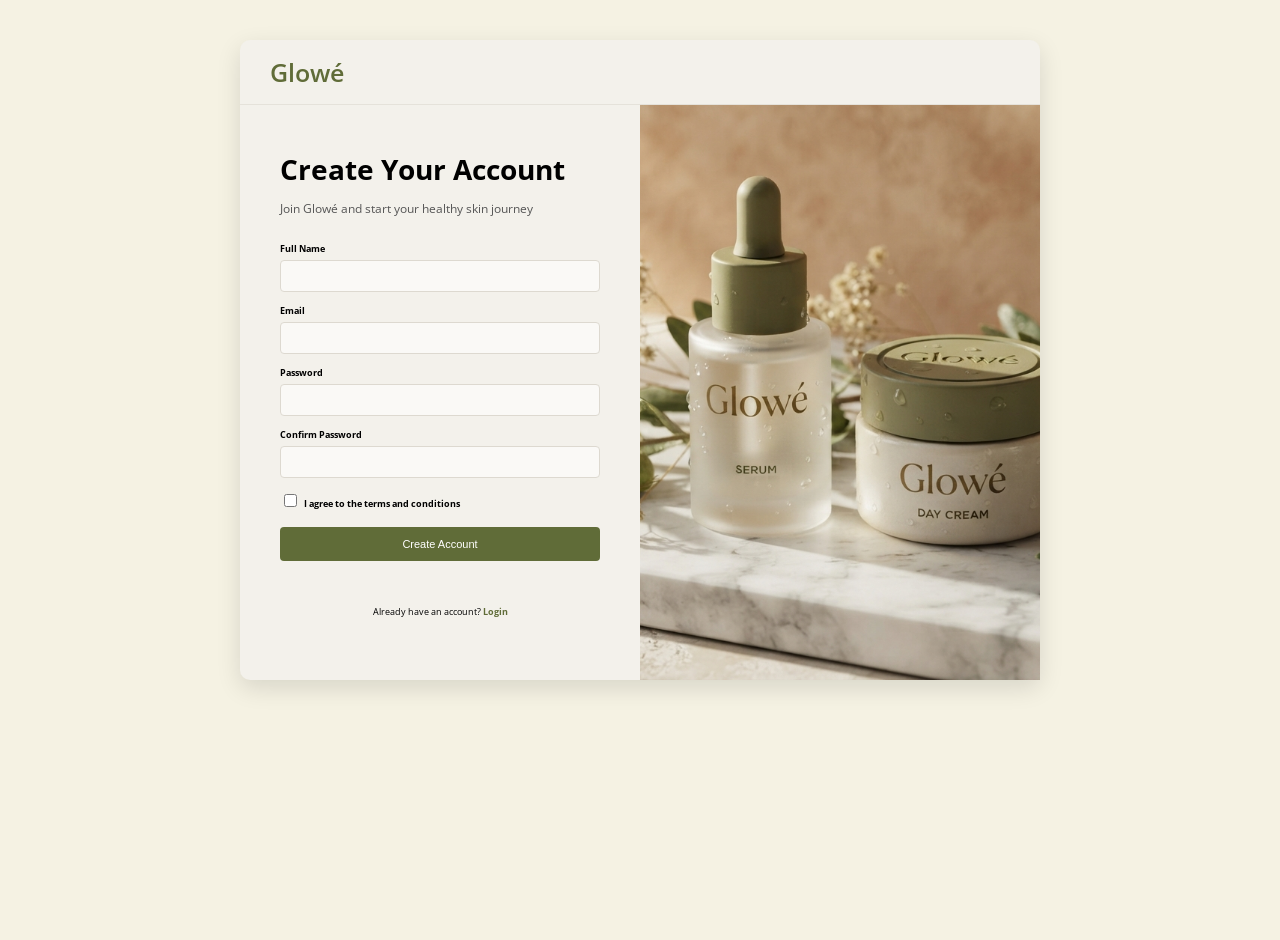
<file: index.html>
<!doctype html>
<html lang="en">
  <head>
    <meta charset="UTF-8" />
    <meta name="viewport" content="width=device-width, initial-scale=1.0" />
    <title>Glowé</title>
    <link rel="preconnect" href="https://fonts.googleapis.com" />
    <link rel="preconnect" href="https://fonts.gstatic.com" crossorigin />
    <link
      href="https://fonts.googleapis.com/css2?family=Open+Sans:ital,wght@0,300..800;1,300..800&display=swap"
      rel="stylesheet"
    />

    <link rel="stylesheet" href="style.css" />
  </head>
  <body>
    <div class="sign-up">
      <header>
        <h1>Glowé</h1>
      </header>
      <div class="lef">
        <div class="top">
          <h2>Create Your Account</h2>
          <p>Join Glowé and start your healthy skin journey</p>
        </div>
        <form class="sign">
          <label for="full">Full Name</label>
          <input type="text" id="full" required />
          <label for="email">Email</label>
          <input type="email" id="Email" required />
          <label for="password">Password</label>
          <input type="password" id="password" required />
          <label for="confirm">Confirm Password</label>
          <input type="password" id="confirm" required />
          <div class="termss">
            <input type="checkbox" id="terms" required />
            <label for="terms">I agree to the terms and conditions</label>
          </div>
          <button type="submit" id="create">Create Account</button>
          <p id="signupError" class="error-msg"></p>
        </form>

        <h3>Already have an account? <a href="login.html">Login</a></h3>
      </div>
      <div class="rig">
        <img src="images/header.jpg" />
      </div>
    </div>
    <script src="authh.js"></script>
  </body>
</html>
</file>
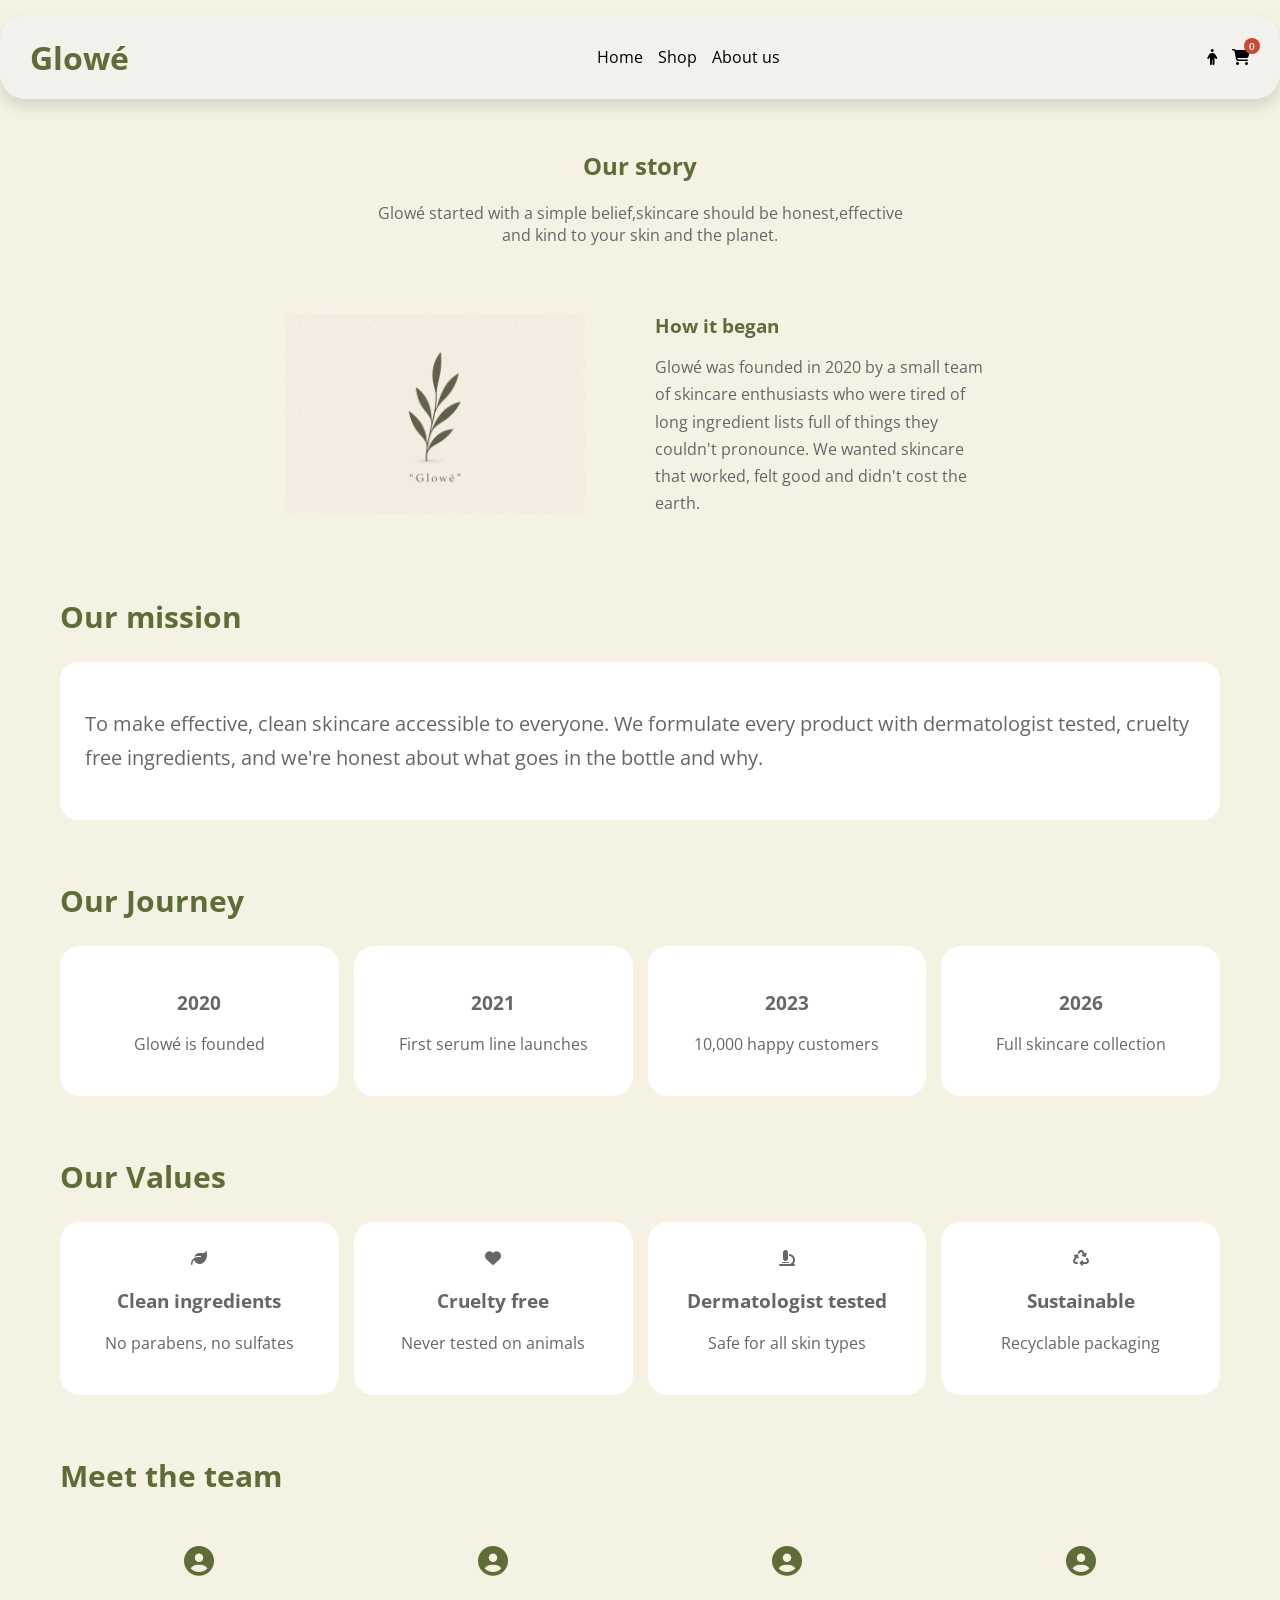
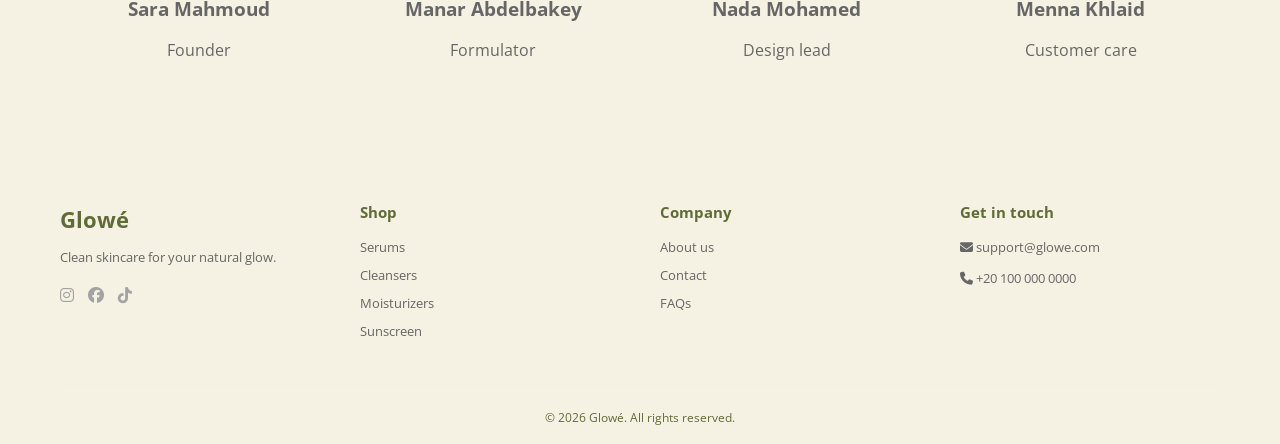
<file: about.html>
<!DOCTYPE html>
<html lang="en">
<head>
    <meta charset="UTF-8">
    <meta name="viewport" content="width=device-width, initial-scale=1.0">
    <title>Glowé</title>
    <link rel="preconnect" href="https://fonts.googleapis.com">
    <link rel="preconnect" href="https://fonts.gstatic.com" crossorigin>
    <link href="https://fonts.googleapis.com/css2?family=Open+Sans:ital,wght@0,300..800;1,300..800&display=swap" rel="stylesheet">
    <link rel="stylesheet" href="style.css">
    <link rel="stylesheet" href="https://cdnjs.cloudflare.com/ajax/libs/font-awesome/6.7.2/css/all.min.css">
</head>
<body>
    <div class="navbar">
            <h1>Glowé</h1>
            <nav>
                <ul>
                    <li><a href='home.html'>Home</a></li>
                    <li><a href='shop.html'>Shop</a></li>
                    <li><a href='about.html'>About us</a></li>
                </ul>
            </nav>
            <div class="iconss">
                <i class="fa-solid fa-person"></i>
                <div class="cart-icon-wrapper">
                    <i class="fa-solid fa-cart-shopping"></i>
                    <span class="cart-count" id="cartCount">0</span> 
                </div>
            </div>
    </div>
    <div class="tex">
        <h2>Our story</h2>
        <p>Glowé started with a simple belief,skincare should be honest,effective <br>and kind to your skin and the planet.</p>
    </div>
    <div class="ca">
        <div class="lll">
            <img src="images/OIG2.jpg">
        </div>
        <div class="rrr">
            <h3>How it began</h3>
            <p>Glowé was founded in 2020 by a small team of skincare enthusiasts who were tired of long ingredient lists full of things they couldn't pronounce. We wanted skincare that worked, felt good and didn't cost the earth.</p>
        </div>
    </div>
    <div class="missionn">
        <div class="titt">
            <h2>Our mission</h2>
        </div>
        <div class="par">
            <p>To make effective, clean skincare accessible to everyone. We formulate every product with dermatologist tested, cruelty free ingredients, and we're honest about what goes in the bottle and why.</p>
        </div>
    </div>
    <div class="jou">
        <div class="titt">
            <h2>Our Journey</h2>
        </div>
        <div class="carf">
            <div class="carf1">
                <h3>2020</h3>
                <p>Glowé is founded</p>
            </div>
            <div class="carf2">
                <h3>2021</h3>
                <p>First serum line launches</p>
            </div>
            <div class="carf3">
                <h3>2023</h3>
                <p>10,000 happy customers</p>
            </div>
            <div class="carf4">
                <h3>2026</h3>
                <p>Full skincare collection</p>
            </div>
        </div>
    </div>
    <div class="val">
        <div class="titt">
            <h2>Our Values</h2>
        </div>
        <div class="carff">
            <div class="carff1">
                <i class="fa-solid fa-leaf"></i>
                <h3>Clean ingredients</h3>
                <p>No parabens, no sulfates</p>
            </div>
            <div class="carff2">
                <i class="fa-solid fa-heart"></i>
                <h3>Cruelty free</h3>
                <p>Never tested on animals</p>
            </div>
            <div class="carff3">
                <i class="fa-solid fa-microscope"></i>
                <h3>Dermatologist tested</h3>
                <p>Safe for all skin types</p>
            </div>
            <div class="carff4">
                <i class="fa-solid fa-recycle"></i>
                <h3>Sustainable</h3>
                <p>Recyclable packaging</p>
            </div>
        </div>
    </div>
    <div class="teamm">
        <div class="titt">
            <h2>Meet the team</h2>
        </div>
        <div class="carfff">
            <div class="carfff1">
                <i class="fa-solid fa-user-circle"></i>
                <h3>Sara Mahmoud</h3>
                <p>Founder</p>
            </div>
            <div class="carfff2">
                <i class="fa-solid fa-user-circle"></i>
                <h3>Manar Abdelbakey</h3>
                <p>Formulator</p>
            </div>
            <div class="carfff3">
                <i class="fa-solid fa-user-circle"></i>
                <h3>Nada Mohamed</h3>
                <p>Design lead</p>
            </div>
            <div class="carfff4">
                <i class="fa-solid fa-user-circle"></i>
                <h3>Menna Khlaid</h3>
                <p>Customer care</p>
            </div>
        </div>
    </div>
    <footer class="footer">
            <div class="footer-top">
                <div class="footer-col brand">
                    <h3>Glowé</h3>
                    <p>Clean skincare for your natural glow.</p>
                    <div class="socials">
                        <a href="#"><i class="fa-brands fa-instagram"></i></a>
                        <a href="#"><i class="fa-brands fa-facebook"></i></a>
                        <a href="#"><i class="fa-brands fa-tiktok"></i></a>
                    </div>
                </div>
                <div class="footer-col">
                    <h4>Shop</h4>
                    <a href="#">Serums</a>
                    <a href="#">Cleansers</a>
                    <a href="#">Moisturizers</a>
                    <a href="#">Sunscreen</a>
                </div>
                <div class="footer-col">
                    <h4>Company</h4>
                    <a href="about">About us</a>
                    <a href="#">Contact</a>
                    <a href="#">FAQs</a>
                </div>
                <div class="footer-col">
                    <h4>Get in touch</h4>
                    <p><i class="fa-solid fa-envelope"></i> support@glowe.com</p>
                    <p><i class="fa-solid fa-phone"></i> +20 100 000 0000</p>
                </div>
            </div>
            <div class="footer-bottom">
                <p>&copy; 2026 Glowé. All rights reserved.</p>
            </div>
    </footer>
    <div class="modal-overlay" id="cartModal">
    <div class="cart-box">
        <span class="modal-close" id="closeCart">&times;</span>
        <div id="cartMainView">
            <h3>Your Cart</h3>
            <div id="cartItemsList"></div>
            <div class="cart-total">
                <span>Total</span>
                <span id="cartTotal">$0</span>
            </div>
            <div class="cart-actions">
                <button id="continueShopping">Continue shopping</button>
                <button id="confirmOrder">Confirm order</button>
            </div>
        </div>
        <div id="cartSuccessView" class="cart-success" style="display:none;">
            <div class="success-icon"><i class="fa-solid fa-check"></i></div>
            <h3>Thank you!</h3>
            <p>Your order has been placed successfully.</p>
            <button id="closeSuccessBtn">Continue shopping</button>
        </div>
    </div>
    </div>
    <div class="modal-overlay" id="accountModal">
        <div class="account-box">
            <span class="modal-close" id="closeAccount">&times;</span>
            <h3>My Account</h3>
            <p><strong>Name:</strong> <span id="accName"></span></p>
            <p><strong>Email:</strong> <span id="accEmail"></span></p>
            <div id="addressSection"></div>
            <button id="logoutBtn">Logout</button>
        </div>
    </div>

    <script src="script.js"></script>
</body>
</html>
</file>
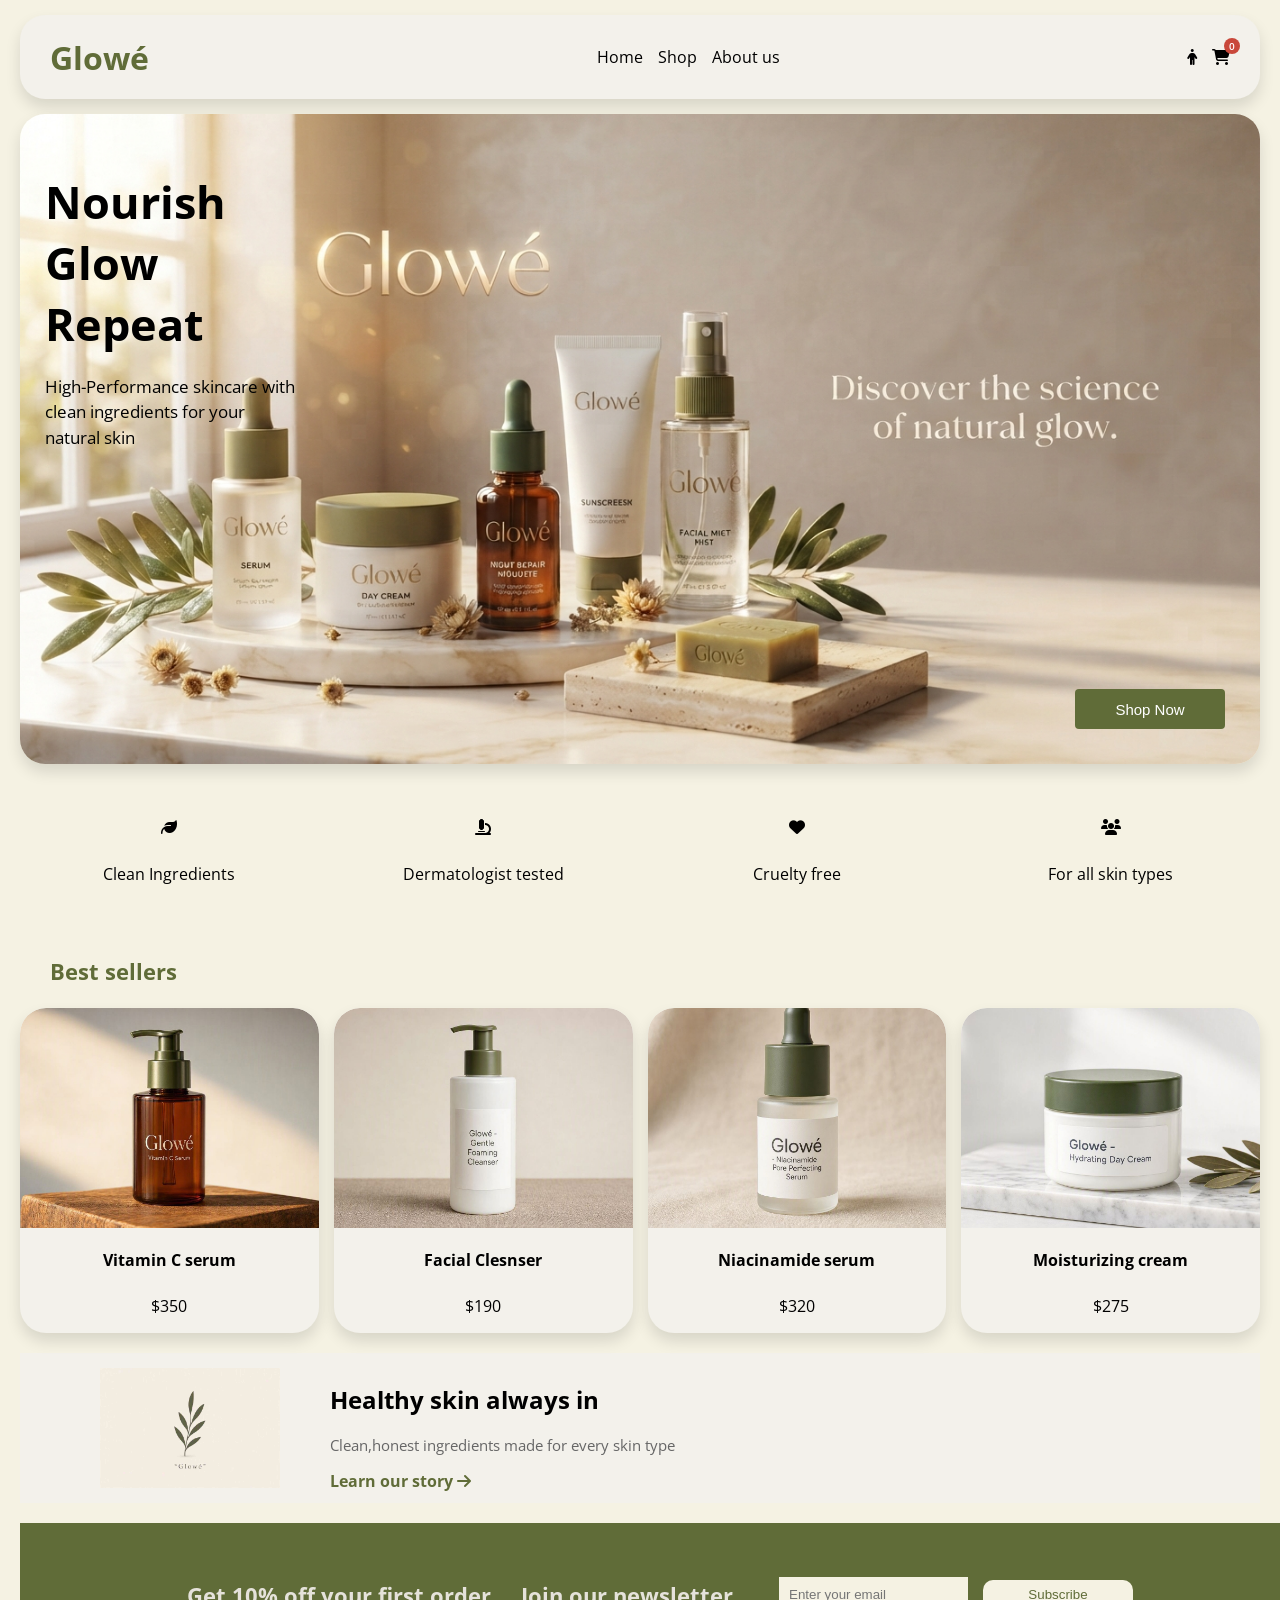
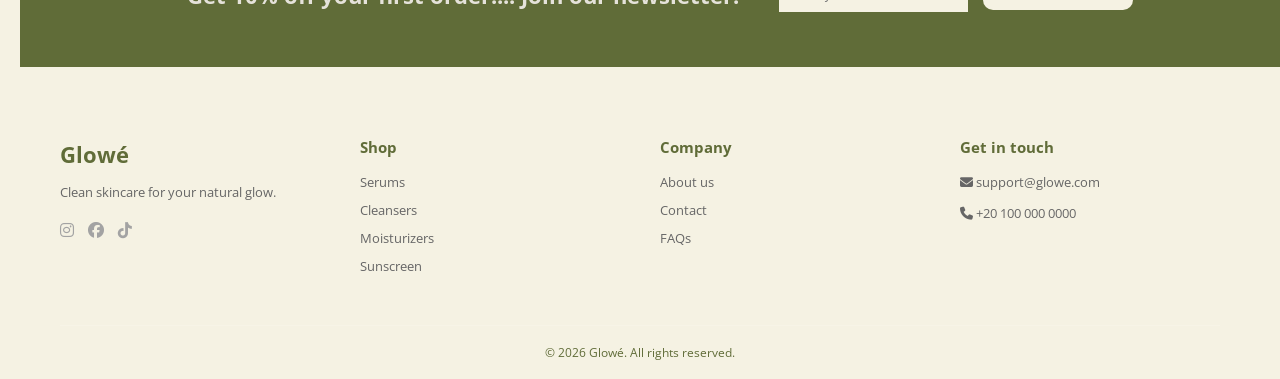
<file: home.html>
<!DOCTYPE html>
<html lang="en">
<head>
    <meta charset="UTF-8">
    <meta name="viewport" content="width=device-width, initial-scale=1.0">
    <title>Glowé</title>
    <link rel="preconnect" href="https://fonts.googleapis.com">
    <link rel="preconnect" href="https://fonts.gstatic.com" crossorigin>
    <link href="https://fonts.googleapis.com/css2?family=Open+Sans:ital,wght@0,300..800;1,300..800&display=swap" rel="stylesheet">
    <link rel="stylesheet" href="style.css">
    <link rel="stylesheet" href="https://cdnjs.cloudflare.com/ajax/libs/font-awesome/6.7.2/css/all.min.css">
</head>
<body>
    <div class="homee">
        <div class="navbar">
            <h1>Glowé</h1>
            <nav>
                <ul>
                    <li><a href='home.html'>Home</a></li>
                    <li><a href='shop.html'>Shop</a></li>
                    <li><a href='about.html'>About us</a></li>
                </ul>
            </nav>
            <div class="iconss">
                <i class="fa-solid fa-person"></i>
                <div class="cart-icon-wrapper">
                    <i class="fa-solid fa-cart-shopping"></i>
                    <span class="cart-count" id="cartCount">0</span> 
                </div>
            </div>
        </div>
        <div class="mainn">
            <div class="left1">
                <h2>
                    <span>Nourish</span>
                    <span>Glow</span>
                    <span>Repeat</span>
                </h2>
                <p>High-Performance skincare with clean ingredients for your natural skin</p>
            </div>
            <div class="right1">
                <img src="images/main photo.jpg">
            </div>
            <button id="shopp">Shop Now</button>
        </div>
        <div class="cards1">
            <div class="card1">
                <i class="fa-solid fa-leaf"></i>
                <p>Clean Ingredients</p>
            </div>
            <div class="card2">
                <i class="fa-solid fa-microscope"></i>
                <p>Dermatologist tested</p>
            </div>
            <div class="card3">
                <i class="fa-solid fa-heart"></i>
                <p>Cruelty free</p>
            </div>
            <div class="card4">
                <i class="fa-solid fa-users"></i>
                <p>For all skin types</p>
            </div>
        </div>
        <div class="best">
            <h3>Best sellers</h3>
            <div class="carddss">
                <div class="cardd1">
                    <img src="images/Vitamin C.jpg">
                    <h4>Vitamin C serum</h4>
                    <p>$350</p>
                </div>
                <div class="cardd2">
                    <img src="images/Gentle Facial Cleanser.jpg">
                    <h4>Facial Clesnser</h4>
                    <p>$190</p>
                </div>
                <div class="cardd3">
                    <img src="images/Niacinamide.jpg">
                    <h4>Niacinamide serum</h4>
                    <p>$320</p>
                </div>
                <div class="cardd4">
                    <img src="images/Hydrating Day Cream.jpg">
                    <h4>Moisturizing cream</h4>
                    <p>$275</p>
                </div>
            </div>
        </div>
        <div class="aboutt">
            <div class="le">
                <img src="images/OIG2.jpg">
            </div>
            <div class="ri">
                <h2>Healthy skin always in</h2>
                <p>Clean,honest ingredients made for every skin type</p>
                <a href="about.html">Learn our story <i class="fa-solid fa-arrow-right"></i></a>
            </div>
        </div>
        <div class="codee">
            <div class="ll">
                <h4>Get 10% off your first order.... Join our newsletter.</h4>
            </div>
            <div class="rr">
                <input id="en" placeholder="Enter your email">
                <button id="su">Subscribe</button>
            </div>
        </div>
        <footer class="footer">
            <div class="footer-top">
                <div class="footer-col brand">
                    <h3>Glowé</h3>
                    <p>Clean skincare for your natural glow.</p>
                    <div class="socials">
                        <a href="#"><i class="fa-brands fa-instagram"></i></a>
                        <a href="#"><i class="fa-brands fa-facebook"></i></a>
                        <a href="#"><i class="fa-brands fa-tiktok"></i></a>
                    </div>
                </div>
                <div class="footer-col">
                    <h4>Shop</h4>
                    <a href="#">Serums</a>
                    <a href="#">Cleansers</a>
                    <a href="#">Moisturizers</a>
                    <a href="#">Sunscreen</a>
                </div>
                <div class="footer-col">
                    <h4>Company</h4>
                    <a href="about">About us</a>
                    <a href="#">Contact</a>
                    <a href="#">FAQs</a>
                </div>
                <div class="footer-col">
                    <h4>Get in touch</h4>
                    <p><i class="fa-solid fa-envelope"></i> support@glowe.com</p>
                    <p><i class="fa-solid fa-phone"></i> +20 100 000 0000</p>
                </div>
            </div>
            <div class="footer-bottom">
                <p>&copy; 2026 Glowé. All rights reserved.</p>
            </div>
        </footer>
        <div class="modal-overlay" id="cartModal">
    <div class="cart-box">
        <span class="modal-close" id="closeCart">&times;</span>
        <div id="cartMainView">
            <h3>Your Cart</h3>
            <div id="cartItemsList"></div>
            <div class="cart-total">
                <span>Total</span>
                <span id="cartTotal">$0</span>
            </div>
            <div class="cart-actions">
                <button id="continueShopping">Continue shopping</button>
                <button id="confirmOrder">Confirm order</button>
            </div>
        </div>
        <div id="cartSuccessView" class="cart-success" style="display:none;">
            <div class="success-icon"><i class="fa-solid fa-check"></i></div>
            <h3>Thank you!</h3>
            <p>Your order has been placed successfully.</p>
            <button id="closeSuccessBtn">Continue shopping</button>
        </div>
    </div>
        </div>
        </div>
        <div class="modal-overlay" id="accountModal">
        <div class="account-box">
            <span class="modal-close" id="closeAccount">&times;</span>
            <h3>My Account</h3>
            <p><strong>Name:</strong> <span id="accName"></span></p>
            <p><strong>Email:</strong> <span id="accEmail"></span></p>
            <div id="addressSection"></div>
            <button id="logoutBtn">Logout</button>
        </div>
        </div>
    <script src="script.js"></script>
</body>
</html>
</file>
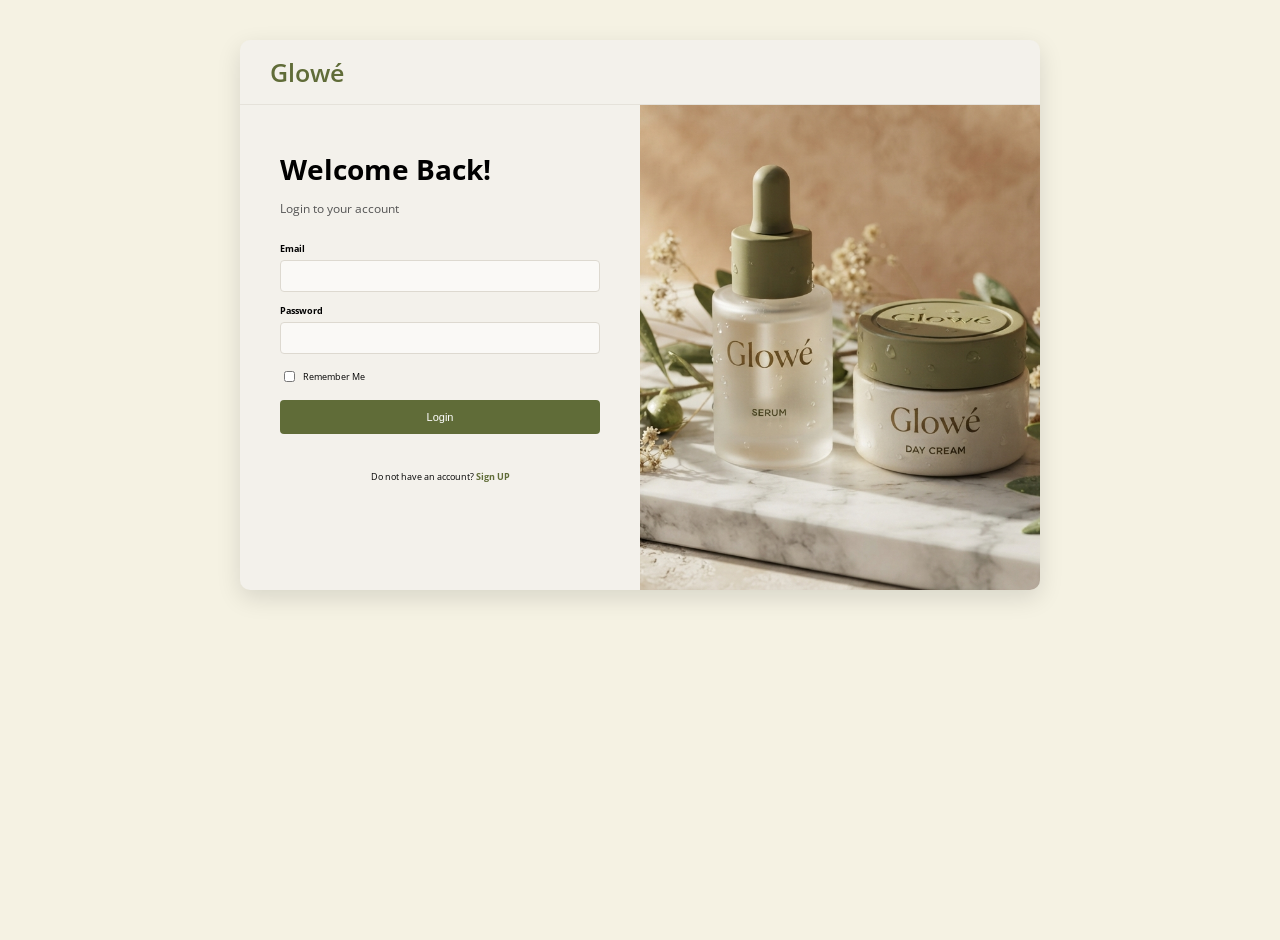
<file: login.html>
<!doctype html>
<html lang="en">
  <head>
    <meta charset="UTF-8" />
    <meta name="viewport" content="width=device-width, initial-scale=1.0" />
    <title>Glowé</title>
    <link rel="preconnect" href="https://fonts.googleapis.com" />
    <link rel="preconnect" href="https://fonts.gstatic.com" crossorigin />
    <link
      href="https://fonts.googleapis.com/css2?family=Open+Sans:ital,wght@0,300..800;1,300..800&display=swap"
      rel="stylesheet"
    />
    <link rel="stylesheet" href="style.css" />
  </head>
  <body>
    <div class="loginn">
      <header>
        <h1>Glowé</h1>
      </header>
      <div class="left">
        <div class="topp">
          <h2>Welcome Back!</h2>
          <p>Login to your account</p>
        </div>
        <form class="log">
          <label for="emai">Email</label>
          <input type="email" id="Email" required />
          <label for="password">Password</label>
          <input type="password" id="password" required />
          <div class="remeber">
            <input type="checkbox" id="remeber" />
            <label for="remeber">Remember Me</label>
          </div>
          <button type="submit" id="logg">Login</button>
          <p id="loginError" class="error-msg"></p>
        </form>
        <h3>Do not have an account? <a href="index.html">Sign UP</a></h3>
      </div>
      <div class="righ">
        <img src="images/header.jpg" />
      </div>
    </div>
    
    <script src="authh.js"></script>
  </body>
</html>
</file>
<file: style.css>
:root {
  --secondary-color: #606c38;
  --primary-color: #f5f2e3;
  --soft-grey: #a3a3a3;
}
* {
  box-sizing: border-box;
}
body {
  margin: 0px;
  font-family: "Open Sans", sans-serif;
  background-color: var(--primary-color);
  min-height: 100vh;
  overflow-x: hidden;
}
.sign-up {
  width: 800px;
  min-height: 550px;    
  border-radius: 10px;
  background-color: #f3f1eb;
  box-shadow: 0 8px 25px rgba(0, 0, 0, 0.12);
  margin:40px auto;
  display: grid;
  grid-template-columns: 1fr 1fr;
  grid-template-rows: 65px 1fr;
}
header {
  grid-column: 1 / 3;
  display: flex;
  align-items: center;
  padding: 0 30px;
  border-bottom: 1px solid #e5e2da;
}

header h1 {
  color: var(--secondary-color);
  margin: 0;
  font-size: 25px;
  font-weight: 600;
}
.lef {
  display: flex;
  flex-direction: column;
  padding: 45px 40px;
  width: 100%;
}
.top h2 {
  font-size: 28px;
  margin: 0 0 10px;
}
.top p {
  font-size: 12px;
  color: #555;
  margin-bottom: 25px;
}

.sign {
  display: flex;
  flex-direction: column;
}
.sign label {
  font-size: 9px;
  font-weight: bold;
  margin-bottom: 5px;
}

.sign input[type="text"],
.sign input[type="email"],
.sign input[type="password"] {
  width: 100%;
  height: 32px;
  border: 1px solid #ddd9d0;
  border-radius: 4px;
  padding: 8px;
  margin-bottom: 12px;
  background-color: #faf9f6;
}

.sign input::placeholder {
  font-size: 9px;
  color: #aaa;
}

.terms {
  display: flex;
  align-items: center;
  gap: 5px;
  margin-top: 2px;
}

.terms input {
  width: 11px;
  height: 11px;
}

.terms label {
  margin: 0;
  font-size: 9px;
  font-weight: normal;
}

#create {
  margin-top: 15px;

  width: 100%;
  height: 34px;
  border: none;
  border-radius: 4px;
  background-color: var(--secondary-color);
  color: white;

  font-size: 11px;

  cursor: pointer;
}

.lef h3 {
  font-size: 9px;
  font-weight: normal;
  text-align: center;
  margin-top: 15px;
  padding: 8px 0; 
}
.lef h3 a {
  color: var(--secondary-color);
  font-weight: bold;
  text-decoration: none;
}

.rig {
  width: 100%;
  height: 100%;
}

.rig img {
  width: 100%;
  height: 100%;

  object-fit: cover;
}

.loginn {
  width: 800px;
  height: 550px;
  border-radius: 10px;
  overflow: hidden;
  background-color: #f3f1eb;
  box-shadow: 0 8px 25px rgba(0, 0, 0, 0.12);
  display: grid;
  grid-template-columns: 1fr 1fr;
  grid-template-rows: 65px 1fr;
  margin:40px auto;
}

.left {
  display: flex;
  flex-direction: column;
  padding: 45px 40px;
  width: 100%;
}
.topp h2 {
  font-size: 28px;
  margin: 0 0 10px;
}
.topp p {
  font-size: 12px;
  color: #555;
  margin-bottom: 25px;
}

.log {
  display: flex;
  flex-direction: column;
}
.log label {
  font-size: 9px;
  font-weight: bold;
  margin-bottom: 5px;
}

.log input[type="email"],
.log input[type="password"] {
  width: 100%;
  height: 32px;
  border: 1px solid #ddd9d0;
  border-radius: 4px;
  padding: 8px;
  margin-bottom: 12px;
  background-color: #faf9f6;
}

.log input::placeholder {
  font-size: 9px;
  color: #aaa;
}

.remeber {
  display: flex;
  align-items: center;
  gap: 5px;
  margin-top: 2px;
}

.remeber input {
  width: 11px;
  height: 11px;
}

.remeber label {
  margin: 0;
  font-size: 9px;
  font-weight: normal;
}

#logg {
  margin-top: 15px;
  width: 100%;
  height: 34px;
  border: none;
  border-radius: 4px;
  background-color: var(--secondary-color);
  color: white;
  font-size: 11px;
  cursor: pointer;
}

.left h3 {
  font-size: 9px;
  font-weight: normal;
  text-align: center;
  margin-top: 15px;
}
.left h3 a {
  color: var(--secondary-color);
  font-weight: bold;
  text-decoration: none;
}

.righ {
  width: 100%;
  height: 100%;
}

.righ img {
  width: 100%;
  height: 100%;
  object-fit: cover;
}

.navbar {
  display: flex;
  justify-content: space-between;
  align-items: center;
  padding: 15px 30px;
  border-radius: 25px;
  margin:15px 0 0 0;
  background-color: #f3f1eb;
  box-shadow: 0 8px 15px rgba(0, 0, 0, 0.12);
}
.navbar h1 {
  color: var(--secondary-color);
  margin: 0;
}
ul {
  display: flex;
  gap: 15px;
  list-style: none;
  cursor: pointer;
}
a{
    color:black;
    text-decoration: none;
}
a:hover {
  color: var(--soft-grey);
  transform: translateY(-8px);
  transition: 0.3s;
}
.iconss  {
    display: flex;
    align-items: center;
    flex-direction: row;
    cursor: pointer;
    gap: 15px;
}

.mainn {
  position: relative;
  height: 650px;
  margin-top: 15px;
  box-shadow: 0 8px 15px rgba(0, 0, 0, 0.12);
  border-radius: 25px;
  overflow: hidden;
  background-color: var(--primary-color);
  display: flex;
  align-items: center;
}

.right1 {
  position: absolute;
  inset: 0;
  z-index: 1;
}
.right1 img {
  width: 100%;
  height: 100%;
  object-fit: cover;
  display: block;
}

.left1 {
  position: absolute;
  top: 30%;
  left: 2%;
  transform: translateY(-50%);
  z-index: 2;
  width: 250px;
}

h2 span {
  font-size: 45px;
  display: block;
}
.left1 p {
  font-size: 17px;
  line-height: 1.5;
}

#shopp {
  position: absolute;
  bottom: 35px;
  right: 35px;
  z-index: 2;
  margin-top: 0px;
  width: 150px;
  height: 40px;
  border: none;
  border-radius: 4px;
  background-color: var(--secondary-color);
  color: white;
  font-size: 15px;
  cursor: pointer;
}
.homee{
    width:100%;
    padding:0 20px;
    box-sizing: border-box; 
}
#shopp:hover{
    transform: translateY(-5px);
    background-color: var(--primary-color);
    color:var(--secondary-color);
    transition: 0.5s;
}


.cards1{
    margin-top: 25px;
    margin-bottom: 25px;
    display:grid;
    grid-template-columns: repeat(4,1fr);
    gap:10px;
    gap:15px
}
.card1,.card2,.card3,.card4{
    display: flex;
    flex-direction: column;
    align-items: center;
    justify-content: center;
    padding: 30px 20px;
    gap:12px;
}


.best h3{
    font-size: 22px;
    color:var(--secondary-color);
    margin-left: 30px;

}

.carddss{
    display:grid;
    grid-template-columns: repeat(4,1fr);
    gap:15px;
}
.cardd1,.cardd2,.cardd3,.cardd4{
    display: flex;
    flex-direction: column;
    align-items: center;
    border-radius: 26px;
    box-shadow: 0 8px 15px rgba(0, 0, 0, 0.12);
    overflow: hidden;
    background-color: #f3f1eb;
    
}
.cardd1 img,.cardd2 img,.cardd3 img,.cardd4 img{
    width:100%;
    height:220px;
    object-fit: cover;
    border-radius: 26px 26px 0 0;
    display: block;
}
.cardd1 p,.cardd2 p,.cardd3 p,.cardd4 p{
    margin-top: 2px;
}

.cardd1:hover,.cardd2:hover,.cardd3:hover,.cardd4:hover {
    background-color: #606c38;
    transition: 0.3s;
    transform: translateY(-8px);
}


.aboutt{
    background-color: #f3f1eb;
    display:flex;
    align-items: center;
    justify-content: flex-start;
    gap: 50px;
    margin-top: 20px;
    padding-left: 80px;
    margin-bottom: 20px;            
}

.le 
{
    width: 180px;
    height: 150px;
    background-color: transparent;
    display: flex;
    align-items: center;
    justify-content: center;
    flex-shrink: 0;
}

.le img{
    width: 100%;
    height:100%;
    object-fit: contain;

}

.ri p{
    
    color: #666;
    font-size: 15px;
}

.ri a {
    color:var(--secondary-color);
    text-decoration: none;
    font-weight: bold;
}

.codee{
    background-color: var(--secondary-color);
    display: flex;
    align-items: center;
    justify-content: center;
    gap:40px;
    box-sizing: border-box;
    padding: 28px 60px;
    width:100vw;
}
.ll{
    color: #e5e2da;
    font-size: 22px;
}
.rr{
    display: flex;
    align-items: center;
    gap: 15px; 
}
#en{
    padding:10px;
    background-color: var(--primary-color);
    color:#2B2B2B;
    border:none;
}
#su{
    width:150px;
    height:30px;
    border: none;
    border-radius:10px;
    color:var(--secondary-color);
    background-color: var(--primary-color);
    cursor: pointer;
}
#su:hover{
    opacity: 0.9;
}

.footer{
    background-color: var(--primary-color);
    padding: 50px 60px 0;
    width: 100vw;
    position: relative;
    left: 50%;
    margin-left: -50vw;
    box-sizing: border-box;
}

.footer-top{
    display: flex;
    justify-content: space-between;
    gap: 40px;
    padding-bottom: 40px;
    border-bottom: 1px solid rgba(255,255,255,0.15);
}

.footer-col{
    flex: 1;
}

.footer-col.brand h3{
    color: var(--secondary-color);
    font-size: 22px;
    margin-bottom: 10px;
}

.footer-col.brand p{
    color: #666;
    font-size: 13px;
    line-height: 1.6;
    margin-bottom: 16px;
}

.footer-col h4{
    color: var(--secondary-color);
    font-size: 15px;
    margin-bottom: 16px;
}

.footer-col a{
    display: block;
    color: #666;
    text-decoration: none;
    font-size: 13px;
    margin-bottom: 10px;
    transition: color 0.3s;
}

.footer-col a:hover{
    font-size: 16px;
    transition: 0.3s;
    color: var(--secondary-color);
}

.footer-col p{
    color: #666;
    font-size: 13px;
    margin-bottom: 10px;
}
.socials{
    display: flex;
    gap: 14px;
}
.socials a{
    color: var(--soft-grey);
    font-size: 16px;
    display: inline-block;
    margin-bottom: 0;
}

.socials a:hover{
    font-size: 20px;
    transition: 0.3s;
    color: var(--secondary-color);
}

.footer-bottom{
    text-align: center;
    padding: 18px 0;
}

.footer-bottom p{
    color: var(--secondary-color);
    font-size: 12px;
    margin: 0;
}

.tex{
  margin-top: 50px;
  text-align: center;
  color:var(--secondary-color);
}
.tex p{
    color: #666;
}

.ca{
  display: flex;
  align-items: center;
  justify-content: center;
  padding:32px 0;
  gap:70px;
  
}
.lll{
  width: 300px;
  height: 240px;
  border-radius: 12px;
  flex-shrink: 0;
  overflow: hidden;
  
}
.lll img{
    width:100%;
    height:100%;
    object-fit: contain;
    display: block;
}

.rrr{
    max-width: 340px;
}
.rrr h3
{
    color:var(--secondary-color);
    margin-bottom: 8px;
}
.rrr p{
    color: #666;
    line-height: 1.7;
}

.missionn,
.jou ,
.val,
.teamm
{
    max-width: 1200px;
    margin: 0 auto;
    padding: 30px 20px;
}
.titt h2 {
    margin:0 0 25px 0;
    color:var(--secondary-color);
    font-size: 30px;
}
.par{
  margin:0 ;
  color:#666;
  border-radius: 18px;
  background-color: white;
  padding:25px;
  font-size: 20px;
  line-height: 1.7;
}

.carf{
  display: grid;
  grid-template-columns: repeat(4,1fr);
  gap:15px;
}
.carf1,.carf2,.carf3,.carf4{
    border-radius: 20px;
    background-color: white;
    text-align: center;
    color:#666;
    padding: 25px 15px;
    
}
.carf1:hover,.carf2:hover,.carf3:hover,.carf4:hover{
  transition: 0.5s;
  transform: translateY(-8px);
  background-color: var(--secondary-color);
  color:var(--primary-color);
}


.carff{
  display: grid;
  grid-template-columns: repeat(4,1fr);
  gap:15px;
}
.carff1,.carff2,.carff3,.carff4{
    border-radius: 20px;
    background-color: white;
    text-align: center;
    color:#666;
    padding: 25px 15px;
    
}
.carff1:hover,.carff2:hover,.carff3:hover,.carff4:hover{
  transition: 0.5s;
  transform: translateY(-8px);
  background-color: var(--secondary-color);
  color:var(--primary-color);
}


.carfff{
  display: grid;
  grid-template-columns: repeat(4,1fr);
  gap:15px;
}
.carfff1,.carfff2,.carfff3,.carfff4{
    
    text-align: center;
    color:#666;
    padding: 25px 15px;
    
}
.carfff1:hover,.carfff2:hover,.carfff3:hover,.carfff4:hover{
  transition: 0.5s;
  transform: translateY(-8px);
  color:var(--secondary-color);
}

.carfff1 i,.carfff2 i,.carfff3 i,.carfff4 i{
    color:var(--secondary-color);
    font-size: 30px;
} 
  

.shop-container {
    display: flex;
    align-items: stretch;
    gap: 28px;
    padding: 16px 48px 40px;
}

.sidebar {
    width: 210px;
    flex-shrink: 0;
    background: #fff;
    border-radius: 10px;
    padding: 20px;
    display: flex;
    flex-direction: column;
}

.sidebar-title {
    font-size: 13px;
    font-weight: 500;
    color: #2B2B2B;
    margin-bottom: 14px;
}

.price-title {
    border-top: 0.5px solid #E4E1D6;
    padding-top: 16px;
    margin-top: 16px;
}

.category-item {
    font-size: 12px;
    color: #5F5E5A;
    margin-bottom: 12px;
    cursor: pointer;
}

.category-item.active {
    color: #3F4A3D;
    font-weight: 500;
}

#priceRange {
    width: 100%;
    margin-bottom: 8px;
}

.price-labels {
    display: flex;
    justify-content: space-between;
    font-size: 11px;
    color: #8A8A8A;
    margin-bottom: 16px;
}

#applyFilters {
    width: 100%;
    background: #3F4A3D;
    color: #fff;
    border: none;
    padding: 9px;
    border-radius: 6px;
    font-size: 12px;
    margin-top: auto;
    cursor: pointer;
}

.products-section {
    flex: 1;
}

.products-header {
    display: flex;
    justify-content: space-between;
    align-items: center;
    margin-bottom: 16px;
}

.products-title {
    font-size: 16px;
    font-weight: 500;
    color: #2B2B2B;
}

.sort-label {
    font-size: 12px;
    color: #8A8A8A;
}

.products-grid {
    display: grid;
    grid-template-columns: repeat(3, 1fr);
    gap: 18px;
}

.product-card {
    background: #fff;
    border-radius: 14px;
    padding: 14px;
    display: flex;
    flex-direction: column;
    box-shadow: 0 4px 14px rgba(0,0,0,0.06);
    transition: 0.25s;
}

.product-card:hover {
    box-shadow: 0 10px 24px rgba(0,0,0,0.1);
    transform: translateY(-4px);
}

.product-image-box {
    background: #F5F0E8;
    border-radius: 10px;
    height: 170px;
    display: flex;
    align-items: center;
    justify-content: center;
    margin-bottom: 12px;
    overflow: hidden;
}

.product-image-box img {
    width: 100%;
    height: 100%;
    object-fit: cover;
    cursor: pointer;
}

.product-name {
    font-size: 15px;
    font-weight: 500;
    color: #2B2B2B;
    margin: 0 0 6px;
    cursor: pointer;
}

.rating-row {
    display: flex;
    align-items: center;
    gap: 6px;
    margin-bottom: 8px;
}

.rating-row .fa-star {
    font-size: 13px;
    color: #EF9F27;
}

.rating-num {
    font-size: 13px;
    font-weight: 500;
    color: #2B2B2B;
}

.rating-count {
    font-size: 12px;
    color: #8A8A8A;
}


.price-row {
    display: flex;
    align-items: center;
    justify-content: space-between;
    gap: 8px;
    margin-bottom: 12px;
    flex-wrap: wrap;
}

.price-left {
    display: flex;
    align-items: baseline;
    gap: 6px;
}

.price-now {
    font-size: 17px;
    font-weight: 600;
    color: #3F4A3D;
}

.price-old {
    font-size: 12px;
    color: #B4B2A9;
    text-decoration: line-through;
}

.discount-badge {
    font-size: 10px;
    font-weight: 500;
    background: #E6F1FB;
    color: #0C447C;
    padding: 2px 6px;
    border-radius: 6px;
}

.delivery-note {
    font-size: 11px;
    color: #5F5E5A;
    display: flex;
    align-items: center;
    gap: 4px;
    white-space: nowrap;
}

.cart-controls {
    display: flex;
    align-items: center;
    gap: 8px;
    margin-top: auto;
}


.qty-selector {
    display: flex;
    align-items: center;
    border: 1px solid #D3D1C7;
    border-radius: 8px;
    overflow: hidden;
    flex: 1;
}

.qty-btn {
    border: none;
    background: none;
    width: 26px;
    height: 28px;
    font-size: 13px;
    cursor: pointer;
    color: #2B2B2B;
}

.qty-btn:hover {
    background: #F5F0E8;
}

.qty-value {
    flex: 1;
    text-align: center;
    font-size: 12px;
    font-weight: 500;
}

.cart-btn {
    background: #3F4A3D;
    border: none;
    border-radius: 8px;
    width: 38px;
    height: 28px;
    display: flex;
    align-items: center;
    justify-content: center;
    cursor: pointer;
    flex-shrink: 0;
    transition: 0.2s;
}

.cart-btn:hover {
    background: #2F3830;
}

.cart-btn i {
    color: #fff;
    font-size: 14px;
}

.cart-icon-wrapper {
    position: relative;
    display: inline-block;
}

.cart-count {
    position: absolute;
    top: -8px;
    right: -10px;
    background: #C9483A;
    color: #fff;
    font-size: 10px;
    font-weight: 600;
    width: 16px;
    height: 16px;
    border-radius: 50%;
    display: flex;
    align-items: center;
    justify-content: center;
}

.modal-overlay {
    display: none;
    position: fixed;
    top: 0;
    left: 0;
    width: 100%;
    height: 100%;
    background: rgba(0,0,0,0.5);
    align-items: center;
    justify-content: center;
    z-index: 9999;
    padding: 20px;
}

.modal-box {
    background: #fff;
    border-radius: 18px;
    padding: 32px;
    width: 780px;
    max-width: 95%;
    max-height: 90vh;
    overflow-y: auto;
    position: relative;
    display: flex;
    gap: 36px;
    box-shadow: 0 24px 60px rgba(0,0,0,0.25);
}

.modal-close {
    position: absolute;
    top: 16px;
    right: 20px;
    font-size: 24px;
    color: #B4B2A9;
    cursor: pointer;
    z-index: 10;
}

.modal-close:hover {
    color: #2B2B2B;
}

.modal-image-col {
    flex: 1;
    max-width: 320px;
}

.modal-image-col img {
    width: 100%;
    height: 340px;
    object-fit: cover;
    border-radius: 14px;
}

.modal-info-col {
    flex: 1.3;
    display: flex;
    flex-direction: column;
}

.modal-category {
    font-size: 12px;
    color: #8A8A8A;
    text-transform: uppercase;
    letter-spacing: 0.5px;
    margin: 0 0 8px;
}

.modal-info-col h3 {
    font-size: 24px;
    font-weight: 600;
    color: #2B2B2B;
    margin: 0 0 10px;
    line-height: 1.3;
}

.modal-price {
    font-size: 20px;
    font-weight: 600;
    color: #2B2B2B;
    margin: 0 0 16px;
}

.modal-desc {
    font-size: 13.5px;
    color: #8A8A8A;
    line-height: 1.7;
    margin: 0 0 24px;
}

.modal-qty-row {
    display: flex;
    align-items: center;
    gap: 12px;
    margin-bottom: 24px;
}

.modal-qty-row .qty-selector {
    flex: 0 0 110px;
}

.modal-qty-row .qty-btn {
    width: 32px;
    height: 38px;
    font-size: 16px;
}

.modal-qty-row .qty-value {
    font-size: 14px;
}

.add-to-cart-btn {
    flex: 1;
    background: #3F4A3D;
    color: #fff;
    border: none;
    padding: 12px;
    border-radius: 30px;
    font-size: 14px;
    font-weight: 500;
    cursor: pointer;
    transition: 0.2s;
}

.add-to-cart-btn:hover {
    background: #2F3830;
}

.accordion {
    border-top: 1px solid #EFEDE5;
}

.accordion-item {
    border-bottom: 1px solid #EFEDE5;
}

.accordion-header {
    width: 100%;
    background: none;
    border: none;
    text-align: left;
    padding: 14px 0;
    font-size: 14px;
    font-weight: 500;
    color: #2B2B2B;
    cursor: pointer;
    display: flex;
    justify-content: space-between;
    align-items: center;
}

.accordion-header span {
    font-size: 16px;
    color: #8A8A8A;
    transition: 0.2s;
}

.accordion-item.open .accordion-header span {
    transform: rotate(45deg);
}

.accordion-body {
    max-height: 0;
    overflow: hidden;
    transition: 0.25s;
}

.accordion-item.open .accordion-body {
    max-height: 200px;
    padding-bottom: 14px;
}

.accordion-body p {
    font-size: 13px;
    color: #8A8A8A;
    line-height: 1.7;
    margin: 0;
}

@media (max-width: 700px) {
    .modal-box {
        flex-direction: column;
        width: 90%;
    }
    .modal-image-col {
        max-width: 100%;
    }
}


.cart-box {
    background: #fff;
    border-radius: 16px;
    padding: 28px;
    width: 380px;
    max-height: 80vh;
    overflow-y: auto;
    position: relative;
}

.cart-item-row {
    display: flex;
    align-items: center;
    gap: 12px;
    padding: 12px 0;
    border-bottom: 1px solid #EFEDE5;
}

.cart-item-row img {
    width: 50px;
    height: 50px;
    object-fit: cover;
    border-radius: 8px;
}

.cart-item-info {
    flex: 1;
}

.cart-item-info p {
    font-size: 13px;
    color: #2B2B2B;
    margin: 0 0 4px;
}

.cart-item-info span {
    font-size: 12px;
    color: #8A8A8A;
}

.cart-item-price {
    font-size: 13px;
    font-weight: 600;
    color: #3F4A3D;
}

.cart-total {
    display: flex;
    justify-content: space-between;
    font-size: 16px;
    font-weight: 600;
    color: #2B2B2B;
    padding: 16px 0;
}

.cart-actions {
    display: flex;
    gap: 10px;
}

.cart-actions button {
    flex: 1;
    padding: 12px;
    border-radius: 30px;
    border: none;
    font-size: 13px;
    cursor: pointer;
}

#continueShopping {
    background: #fff;
    border: 1px solid #3F4A3D;
    color: #3F4A3D;
}

#confirmOrder {
    background: #3F4A3D;
    color: #fff;
}

.empty-cart {
    text-align: center;
    color: #8A8A8A;
    padding: 20px 0;
}


#confirmOrder:disabled {
    background: #D3D1C7;
    cursor: not-allowed;
}

.cart-success {
    text-align: center;
    padding: 20px 0;
}

.success-icon {
    width: 60px;
    height: 60px;
    background: #3F4A3D;
    border-radius: 50%;
    display: flex;
    align-items: center;
    justify-content: center;
    margin: 0 auto 20px;
}

.success-icon i {
    color: #fff;
    font-size: 26px;
}

.cart-success h3 {
    font-size: 20px;
    color: #2B2B2B;
    margin-bottom: 8px;
}

.cart-success p {
    font-size: 13px;
    color: #8A8A8A;
    margin-bottom: 24px;
}

.cart-success button {
    width: 100%;
    padding: 12px;
    border-radius: 30px;
    border: none;
    background: #3F4A3D;
    color: #fff;
    font-size: 13px;
    cursor: pointer;
}



.account-box {
    background: #fff;
    border-radius: 16px;
    padding: 28px;
    width: 320px;
    position: relative;
}

.account-box h3 {
    font-size: 18px;
    color: #2B2B2B;
    margin-bottom: 16px;
}

.account-box p {
    font-size: 13px;
    color: #5F5E5A;
    margin-bottom: 8px;
}

.account-box label {
    display: block;
    font-size: 12px;
    color: #2B2B2B;
    margin: 14px 0 6px;
}

.account-box input {
    width: 100%;
    padding: 9px;
    border: 1px solid #D3D1C7;
    border-radius: 6px;
    margin-bottom: 12px;
    font-size: 13px;
}

.account-box button {
    width: 100%;
    padding: 10px;
    border: none;
    border-radius: 8px;
    font-size: 13px;
    cursor: pointer;
    margin-bottom: 8px;
}

#saveAddress {
    background: #3F4A3D;
    color: #fff;
}

#logoutBtn {
    background: #fff;
    border: 1px solid #C9483A;
    color: #C9483A;
}


.error-msg {
    color: #C9483A;
    font-size: 13px;
    margin-top: 8px;
}
</file>
